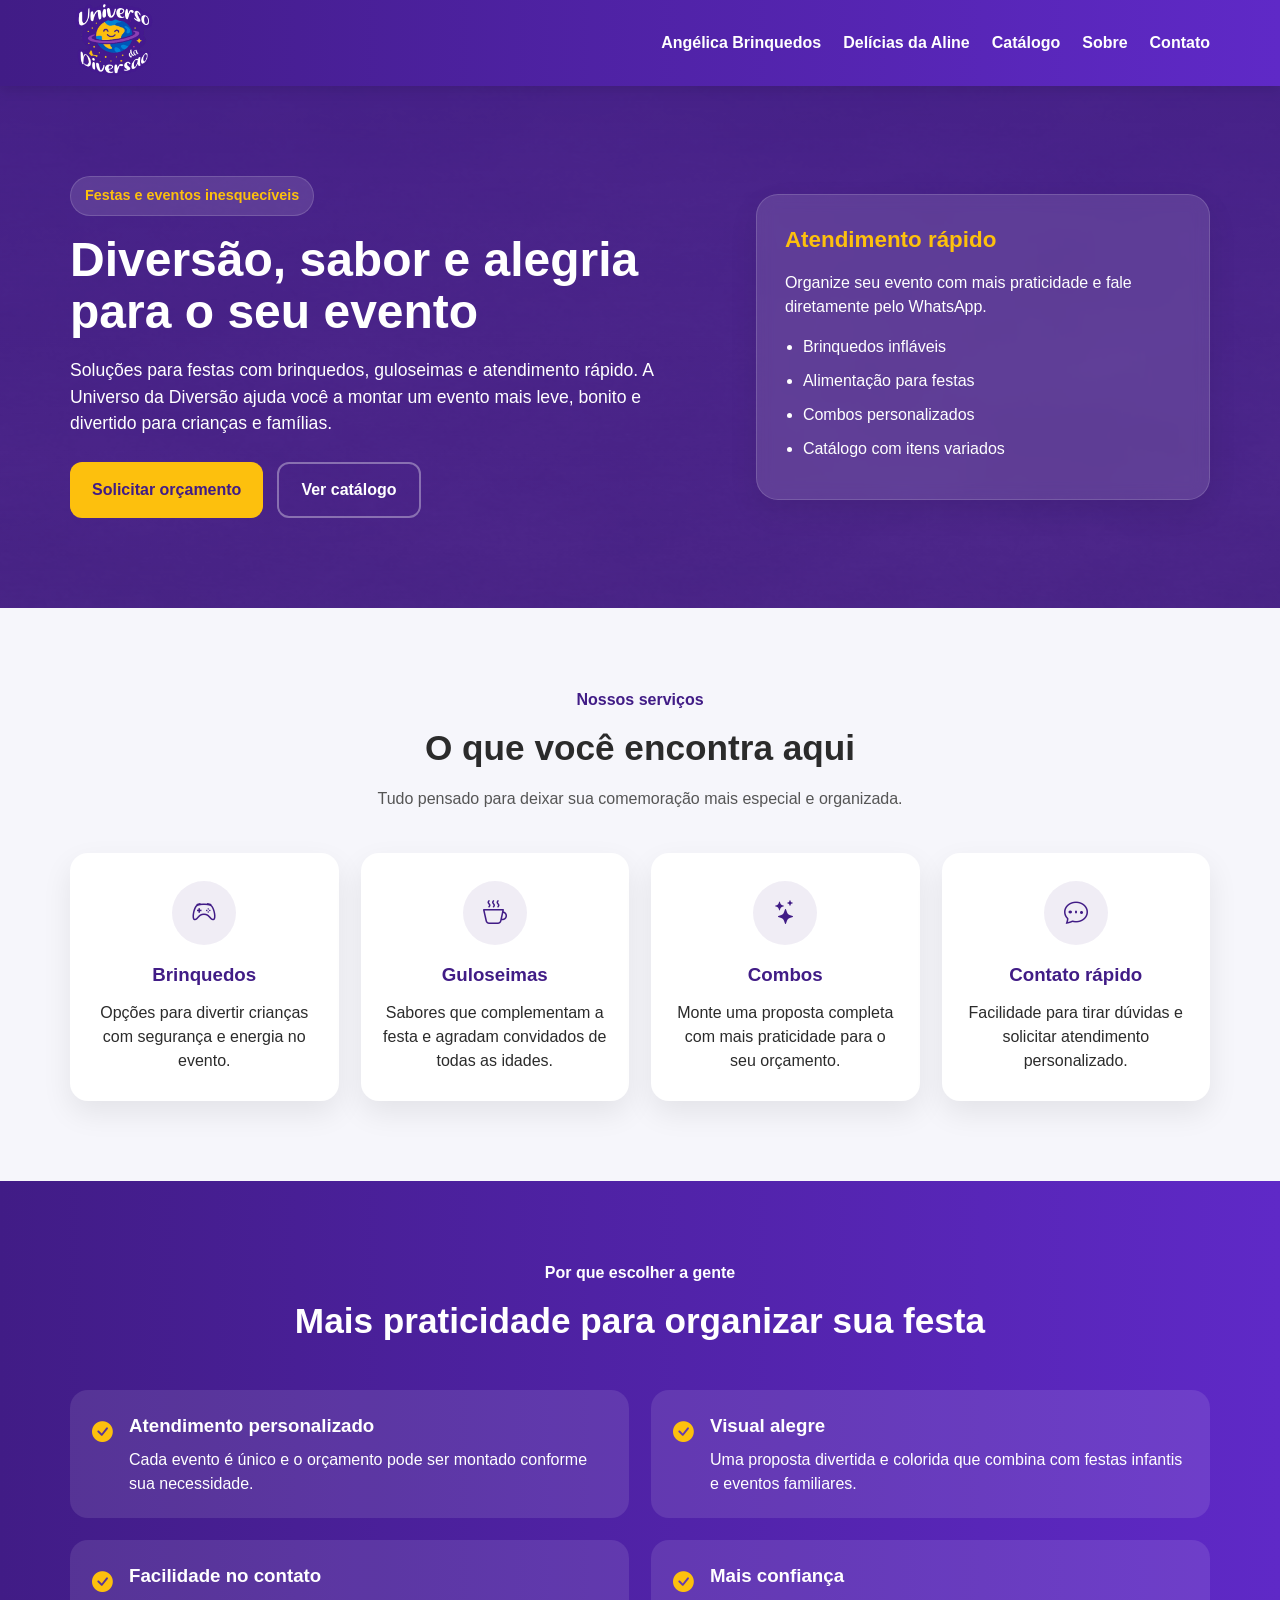
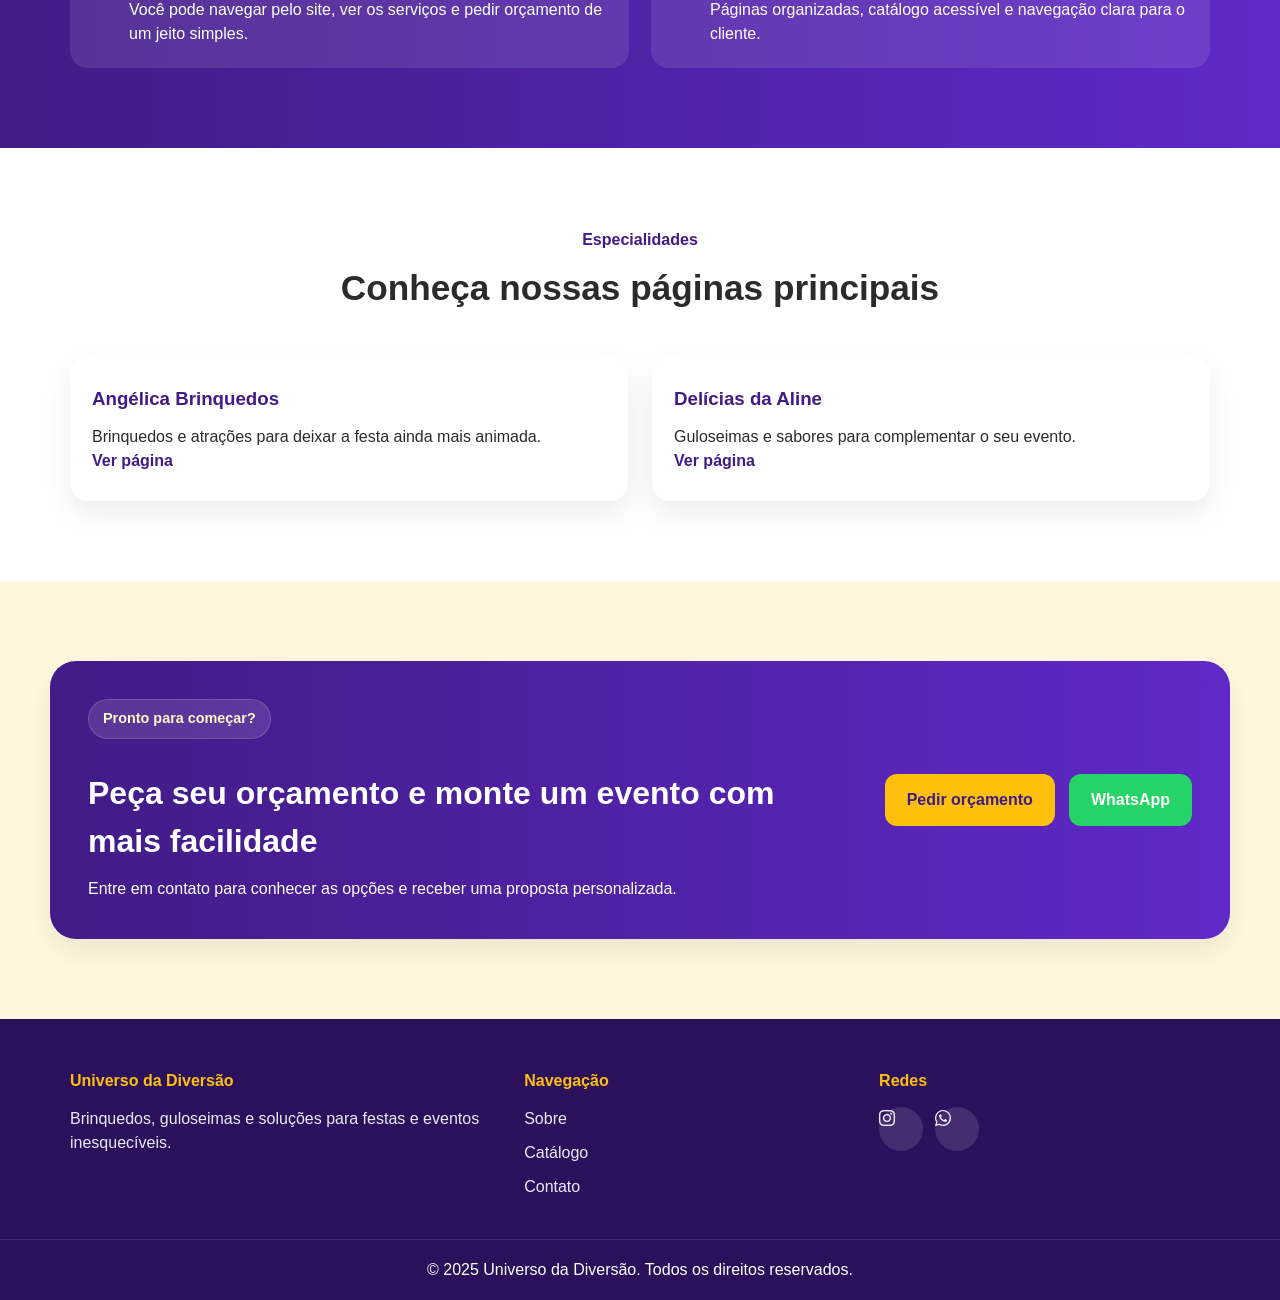
<file: index.html>
<!doctype html>
<html lang="pt-BR">
  <head>
    <meta charset="UTF-8" />
    <meta name="viewport" content="width=device-width, initial-scale=1.0" />
    <title>Universo da Diversão</title>
    <link rel="icon" href="logo1.png" />
    <link rel="stylesheet" href="style.css" />
    <link
      rel="stylesheet"
      href="https://cdn.jsdelivr.net/npm/bootstrap-icons@1.13.1/font/bootstrap-icons.min.css"
    />
  </head>
  <body>
    <header class="topo">
      <div class="container header-container">
        <a
          href="index.html"
          class="logo-area"
          aria-label="Página inicial Universo da Diversão"
        >
          <img src="logo1.png" alt="Logo Universo da Diversão" class="logo" />
        </a>

        <nav class="menu2">
          <a href="paginaangelica.html">Angélica Brinquedos</a>
          <a href="deliciasdaaline.html">Delícias da Aline</a>
          <a href="catalogocompleto.html">Catálogo</a>
          <a href="sobre.html">Sobre</a>
          <a href="contato.html">Contato</a>
        </nav>
      </div>
    </header>

    <main>
      <section class="hero">
        <div class="container hero-container">
          <div class="hero-texto">
            <span class="tag">Festas e eventos inesquecíveis</span>
            <h1>Diversão, sabor e alegria para o seu evento</h1>
            <p>
              Soluções para festas com brinquedos, guloseimas e atendimento
              rápido. A Universo da Diversão ajuda você a montar um evento mais
              leve, bonito e divertido para crianças e famílias.
            </p>

            <div class="hero-botoes">
              <a href="contato.html" class="btn btn-principal"
                >Solicitar orçamento</a
              >
              <a href="catalogocompleto.html" class="btn btn-secundario"
                >Ver catálogo</a
              >
            </div>
          </div>

          <div class="hero-destaque">
            <div class="hero-card">
              <h3>Atendimento rápido</h3>
              <p>
                Organize seu evento com mais praticidade e fale diretamente pelo
                WhatsApp.
              </p>
              <ul>
                <li>Brinquedos infláveis</li>
                <li>Alimentação para festas</li>
                <li>Combos personalizados</li>
                <li>Catálogo com itens variados</li>
              </ul>
            </div>
          </div>
        </div>
      </section>

      <section class="servicos">
        <div class="container">
          <div class="titulo-secao">
            <span>Nossos serviços</span>
            <h2>O que você encontra aqui</h2>
            <p>
              Tudo pensado para deixar sua comemoração mais especial e
              organizada.
            </p>
          </div>

          <div class="cards-servicos">
            <article class="card-servico">
              <div class="icone-servico"><i class="bi bi-controller"></i></div>
              <h3>Brinquedos</h3>
              <p>
                Opções para divertir crianças com segurança e energia no evento.
              </p>
            </article>

            <article class="card-servico">
              <div class="icone-servico"><i class="bi bi-cup-hot"></i></div>
              <h3>Guloseimas</h3>
              <p>
                Sabores que complementam a festa e agradam convidados de todas
                as idades.
              </p>
            </article>

            <article class="card-servico">
              <div class="icone-servico"><i class="bi bi-stars"></i></div>
              <h3>Combos</h3>
              <p>
                Monte uma proposta completa com mais praticidade para o seu
                orçamento.
              </p>
            </article>

            <article class="card-servico">
              <div class="icone-servico"><i class="bi bi-chat-dots"></i></div>
              <h3>Contato rápido</h3>
              <p>
                Facilidade para tirar dúvidas e solicitar atendimento
                personalizado.
              </p>
            </article>
          </div>
        </div>
      </section>

      <section class="diferenciais">
        <div class="container diferenciais-container">
          <div class="titulo-secao titulo-claro">
            <span>Por que escolher a gente</span>
            <h2>Mais praticidade para organizar sua festa</h2>
          </div>

          <div class="lista-diferenciais">
            <div class="item-diferencial">
              <i class="bi bi-check-circle-fill"></i>
              <div>
                <h3>Atendimento personalizado</h3>
                <p>
                  Cada evento é único e o orçamento pode ser montado conforme
                  sua necessidade.
                </p>
              </div>
            </div>

            <div class="item-diferencial">
              <i class="bi bi-check-circle-fill"></i>
              <div>
                <h3>Visual alegre</h3>
                <p>
                  Uma proposta divertida e colorida que combina com festas
                  infantis e eventos familiares.
                </p>
              </div>
            </div>

            <div class="item-diferencial">
              <i class="bi bi-check-circle-fill"></i>
              <div>
                <h3>Facilidade no contato</h3>
                <p>
                  Você pode navegar pelo site, ver os serviços e pedir orçamento
                  de um jeito simples.
                </p>
              </div>
            </div>

            <div class="item-diferencial">
              <i class="bi bi-check-circle-fill"></i>
              <div>
                <h3>Mais confiança</h3>
                <p>
                  Páginas organizadas, catálogo acessível e navegação clara para
                  o cliente.
                </p>
              </div>
            </div>
          </div>
        </div>
      </section>

      <section class="parceiros-section">
        <div class="container">
          <div class="titulo-secao">
            <span>Especialidades</span>
            <h2>Conheça nossas páginas principais</h2>
          </div>

          <div class="parceiros">
            <a href="paginaangelica.html" class="parceiro-card">
              <h3>Angélica Brinquedos</h3>
              <p>
                Brinquedos e atrações para deixar a festa ainda mais animada.
              </p>
              <span>Ver página</span>
            </a>

            <a href="deliciasdaaline.html" class="parceiro-card">
              <h3>Delícias da Aline</h3>
              <p>Guloseimas e sabores para complementar o seu evento.</p>
              <span>Ver página</span>
            </a>
          </div>
        </div>
      </section>

      <section class="cta-final">
        <div class="container cta-box">
          <div>
            <span class="tag tag-clara">Pronto para começar?</span>
            <h2>Peça seu orçamento e monte um evento com mais facilidade</h2>
            <p>
              Entre em contato para conhecer as opções e receber uma proposta
              personalizada.
            </p>
          </div>

          <div class="cta-botoes">
            <a href="contato.html" class="btn btn-principal">Pedir orçamento</a>
            <a
              href="https://wa.me/17991042693"
              target="_blank"
              rel="noopener noreferrer"
              class="btn btn-whatsapp"
              aria-label="Abrir WhatsApp"
            >
              WhatsApp
            </a>
          </div>
        </div>
      </section>
    </main>

    <footer>
      <div class="container rodape">
        <div class="rodape-coluna">
          <h4>Universo da Diversão</h4>
          <p>
            Brinquedos, guloseimas e soluções para festas e eventos
            inesquecíveis.
          </p>
        </div>

        <div class="rodape-coluna">
          <h4>Navegação</h4>
          <a href="sobre.html">Sobre</a>
          <a href="catalogocompleto.html">Catálogo</a>
          <a href="contato.html">Contato</a>
        </div>

        <div class="rodape-coluna">
          <h4>Redes</h4>
          <div class="btn-redes">
            <a
              href="https://www.instagram.com/angelica_brinquedos017"
              target="_blank"
              rel="noopener noreferrer"
              aria-label="Instagram"
              class="btn-social"
            >
              <i class="bi bi-instagram"></i>
            </a>
            <a
              href="https://wa.me/5517992647714"
              target="_blank"
              rel="noopener noreferrer"
              aria-label="WhatsApp"
              class="btn-social"
            >
              <i class="bi bi-whatsapp"></i>
            </a>
          </div>
        </div>
      </div>

      <div class="rodape3">
        <p>&copy; 2025 Universo da Diversão. Todos os direitos reservados.</p>
      </div>
    </footer>
  </body>
</html>
</file>
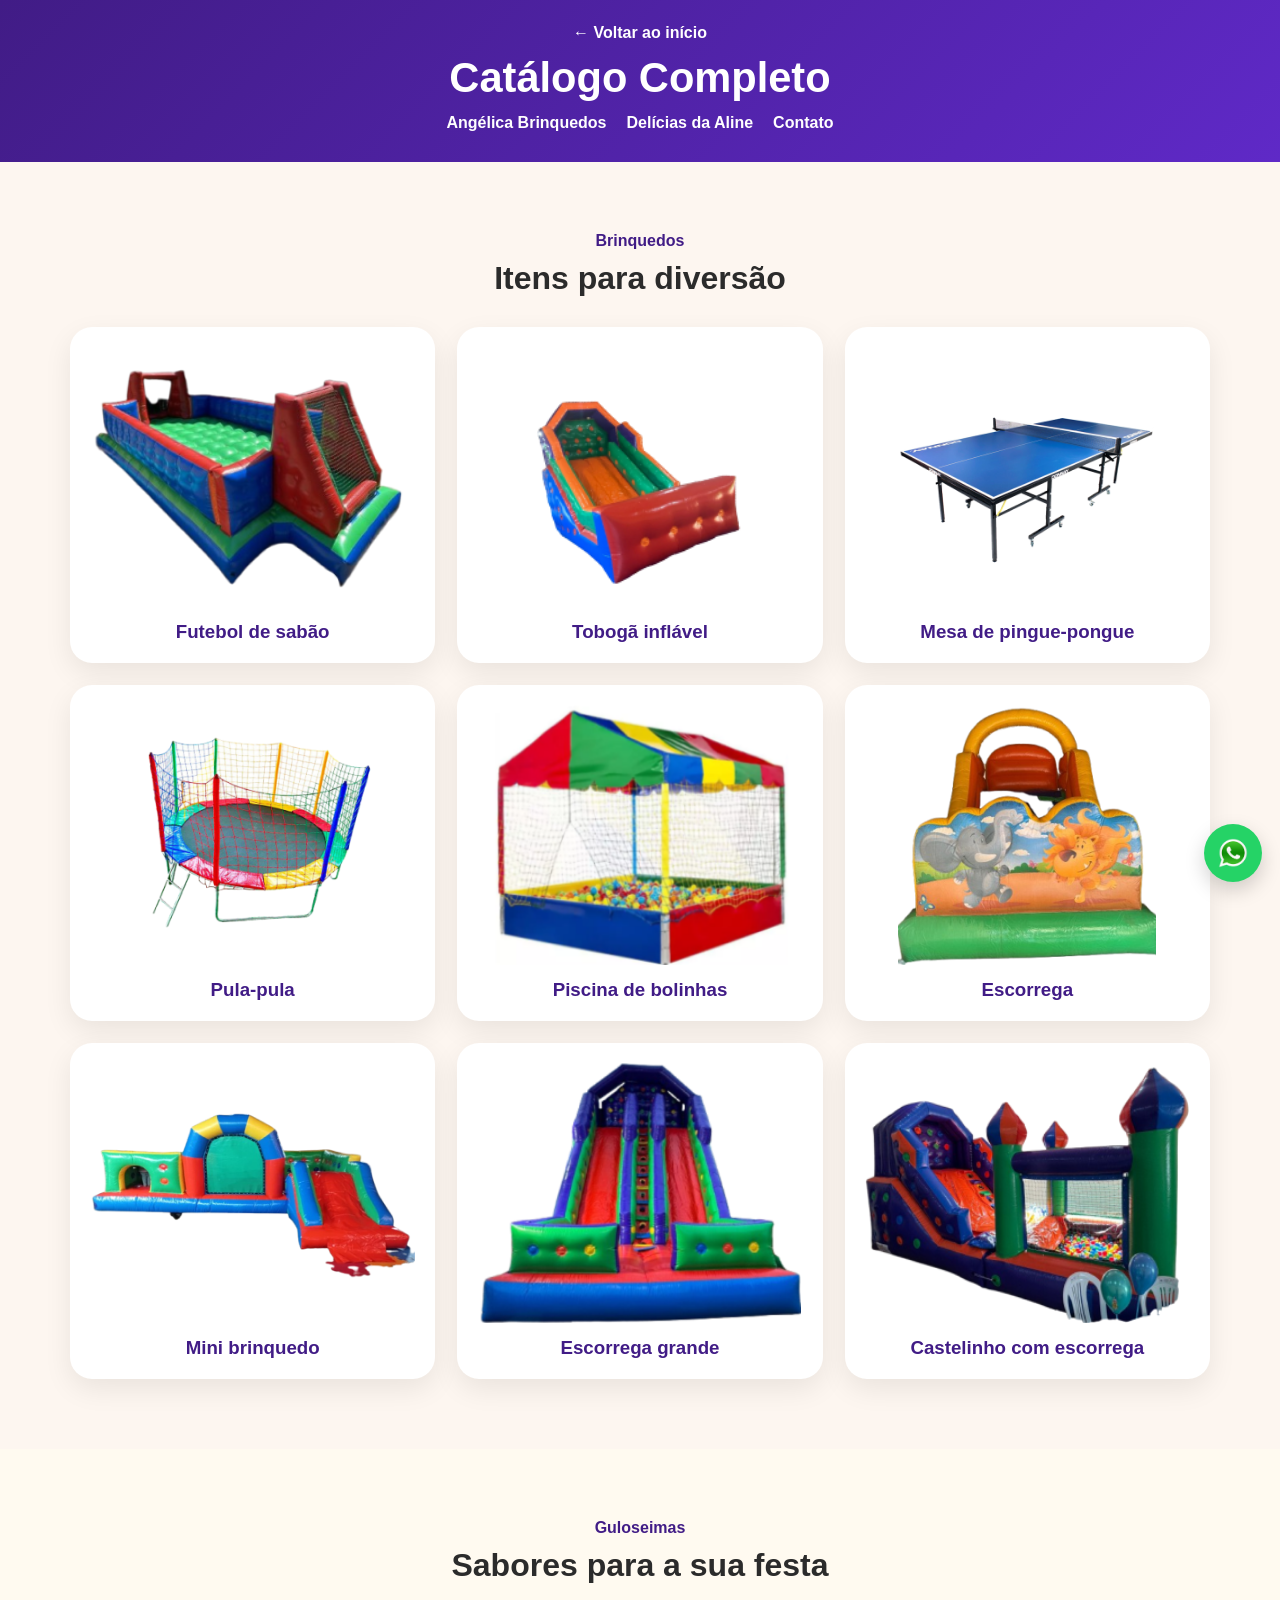
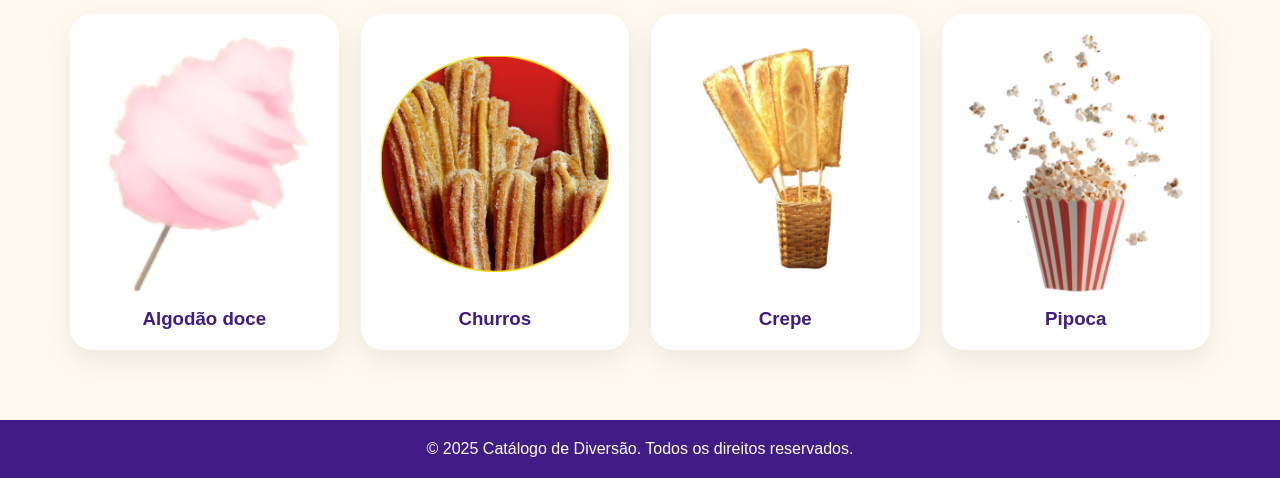
<file: catalogocompleto.html>
<!doctype html>
<html lang="pt-BR">
  <head>
    <meta charset="UTF-8" />
    <meta name="viewport" content="width=device-width, initial-scale=1.0" />
    <title>Catálogo Completo</title>
    <link rel="stylesheet" href="catalogocompleto.css" />
    <link rel="icon" href="angelicabrinquedos.png" />
  </head>
  <body>
    <header class="pagina-topo">
      <div class="container topo-conteudo">
        <a href="index.html" class="voltar">← Voltar ao início</a>
        <h1>Catálogo Completo</h1>
        <nav class="menu-pagina">
          <a href="paginaangelica.html">Angélica Brinquedos</a>
          <a href="deliciasdaaline.html">Delícias da Aline</a>
          <a href="contato.html">Contato</a>
        </nav>
      </div>
    </header>

    <main>
      <section class="secao-catalogo">
        <div class="container">
          <div class="titulo-secao">
            <span>Brinquedos</span>
            <h2>Itens para diversão</h2>
          </div>
          <div class="categoria-grid">
            <article class="item"><img src="futebol.png" alt="Futebol de sabão" /><h3>Futebol de sabão</h3></article>
            <article class="item"><img src="toboga.png" alt="Tobogã inflável" /><h3>Tobogã inflável</h3></article>
            <article class="item"><img src="mesaping.png" alt="Mesa de pingue-pongue" /><h3>Mesa de pingue-pongue</h3></article>
            <article class="item"><img src="pula-pula.png" alt="Pula-pula" /><h3>Pula-pula</h3></article>
            <article class="item"><img src="bolinhas.png" alt="Piscina de bolinhas" /><h3>Piscina de bolinhas</h3></article>
            <article class="item"><img src="escorega.png" alt="Escorrega" /><h3>Escorrega</h3></article>
            <article class="item"><img src="mini.png" alt="Mini brinquedo" /><h3>Mini brinquedo</h3></article>
            <article class="item"><img src="escorregagrande.png" alt="Escorrega grande" /><h3>Escorrega grande</h3></article>
            <article class="item"><img src="castelinhaescorrega.png" alt="Castelinho com escorrega" /><h3>Castelinho com escorrega</h3></article>
          </div>
        </div>
      </section>

      <section class="secao-catalogo secao-alimentos">
        <div class="container">
          <div class="titulo-secao">
            <span>Guloseimas</span>
            <h2>Sabores para a sua festa</h2>
          </div>
          <div class="categoria-grid categoria-menor">
            <article class="item"><img src="algodaodoce.png" alt="Algodão doce" /><h3>Algodão doce</h3></article>
            <article class="item"><img src="churros.png" alt="Churros" /><h3>Churros</h3></article>
            <article class="item"><img src="crepe.png" alt="Crepe" /><h3>Crepe</h3></article>
            <article class="item"><img src="pipoca.png" alt="Pipoca" /><h3>Pipoca</h3></article>
          </div>
        </div>
      </section>
    </main>

    <a
      href="https://wa.me/5517991042693"
      target="_blank"
      rel="noopener noreferrer"
      class="whatsapp-float"
      aria-label="Abrir WhatsApp"
    >
      <img src="zap.png" alt="WhatsApp" />
    </a>

    <footer class="rodape-pagina">
      <p>&copy; 2025 Catálogo de Diversão. Todos os direitos reservados.</p>
    </footer>
  </body>
</html>
</file>
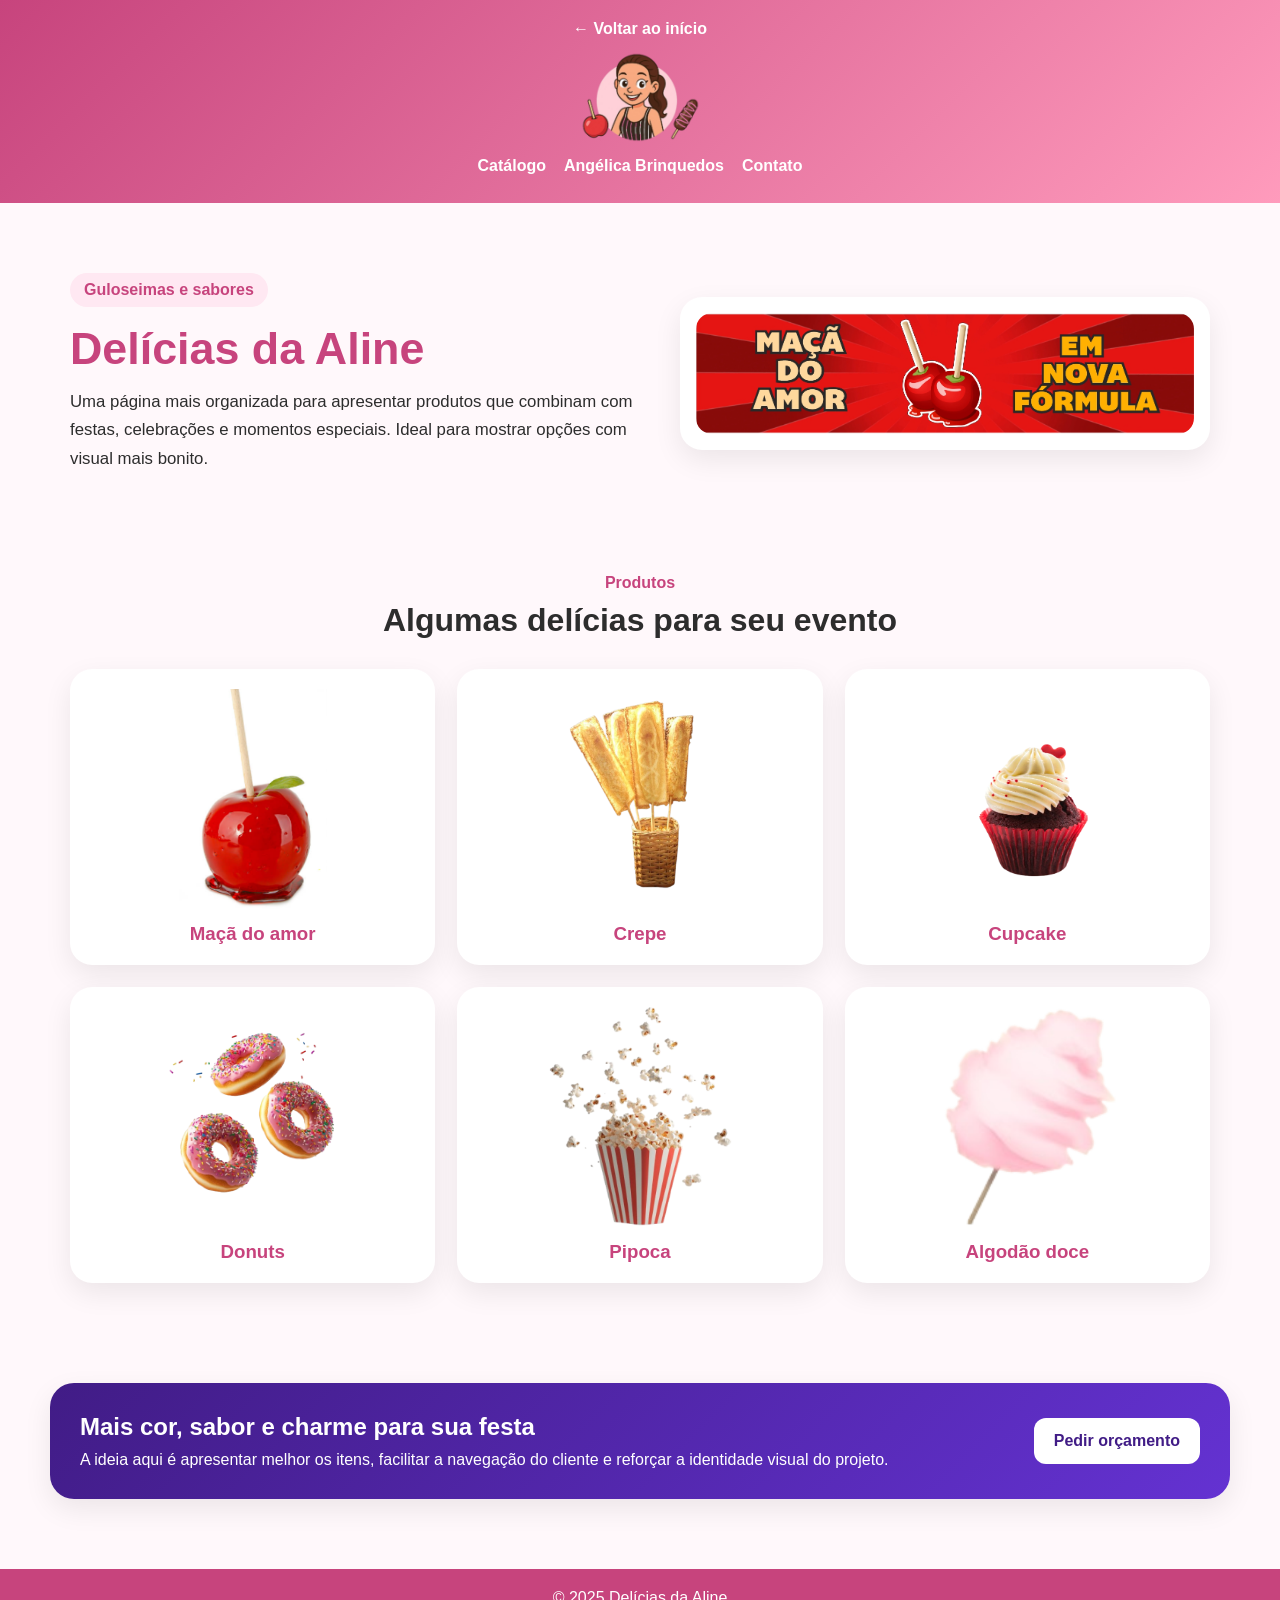
<file: deliciasdaaline.html>
<!doctype html>
<html lang="pt-BR">
  <head>
    <meta charset="UTF-8" />
    <meta name="viewport" content="width=device-width, initial-scale=1.0" />
    <title>Delícias da Aline</title>
    <link rel="stylesheet" href="deliciasdaaline.css" />
    <link rel="icon" href="deliciasaline.png" />
  </head>
  <body>
    <header class="pagina-topo">
      <div class="container topo-conteudo">
        <a href="index.html" class="voltar">← Voltar ao início</a>
        <img src="deliciasaline.png" alt="Delícias da Aline" class="logo-pagina" />
        <nav class="menu-pagina">
          <a href="catalogocompleto.html">Catálogo</a>
          <a href="paginaangelica.html">Angélica Brinquedos</a>
          <a href="contato.html">Contato</a>
        </nav>
      </div>
    </header>

    <main>
      <section class="hero-pagina">
        <div class="container hero-grid">
          <div>
            <span class="selo">Guloseimas e sabores</span>
            <h1>Delícias da Aline</h1>
            <p>
              Uma página mais organizada para apresentar produtos que combinam com festas,
              celebrações e momentos especiais. Ideal para mostrar opções com visual mais bonito.
            </p>
          </div>
          <div class="hero-imagem-card">
            <img src="bannersite.jpg" alt="Mesa com doces e guloseimas" />
          </div>
        </div>
      </section>

      <section class="produtos">
        <div class="container">
          <div class="titulo-secao">
            <span>Produtos</span>
            <h2>Algumas delícias para seu evento</h2>
          </div>

          <div class="grid-produtos">
            <article class="produto-card"><img src="maca.png" alt="Maçã do amor" /><h3>Maçã do amor</h3></article>
            <article class="produto-card"><img src="crepe2.png" alt="Crepe" /><h3>Crepe</h3></article>
            <article class="produto-card"><img src="cupcake.png" alt="Cupcake" /><h3>Cupcake</h3></article>
            <article class="produto-card"><img src="donuts.png" alt="Donuts" /><h3>Donuts</h3></article>
            <article class="produto-card"><img src="pipoca.png" alt="Pipoca" /><h3>Pipoca</h3></article>
            <article class="produto-card"><img src="algodaodoce.png" alt="Algodão doce" /><h3>Algodão doce</h3></article>
          </div>
        </div>
      </section>

      <section class="descricao-secundaria">
        <div class="container destaque-box">
          <div>
            <h2>Mais cor, sabor e charme para sua festa</h2>
            <p>
              A ideia aqui é apresentar melhor os itens, facilitar a navegação do cliente e reforçar a identidade visual do projeto.
            </p>
          </div>
          <a href="contato.html" class="btn-orcamento">Pedir orçamento</a>
        </div>
      </section>
    </main>

    <footer class="rodape-pagina">
      <p>&copy; 2025 Delícias da Aline</p>
    </footer>
  </body>
</html>
</file>
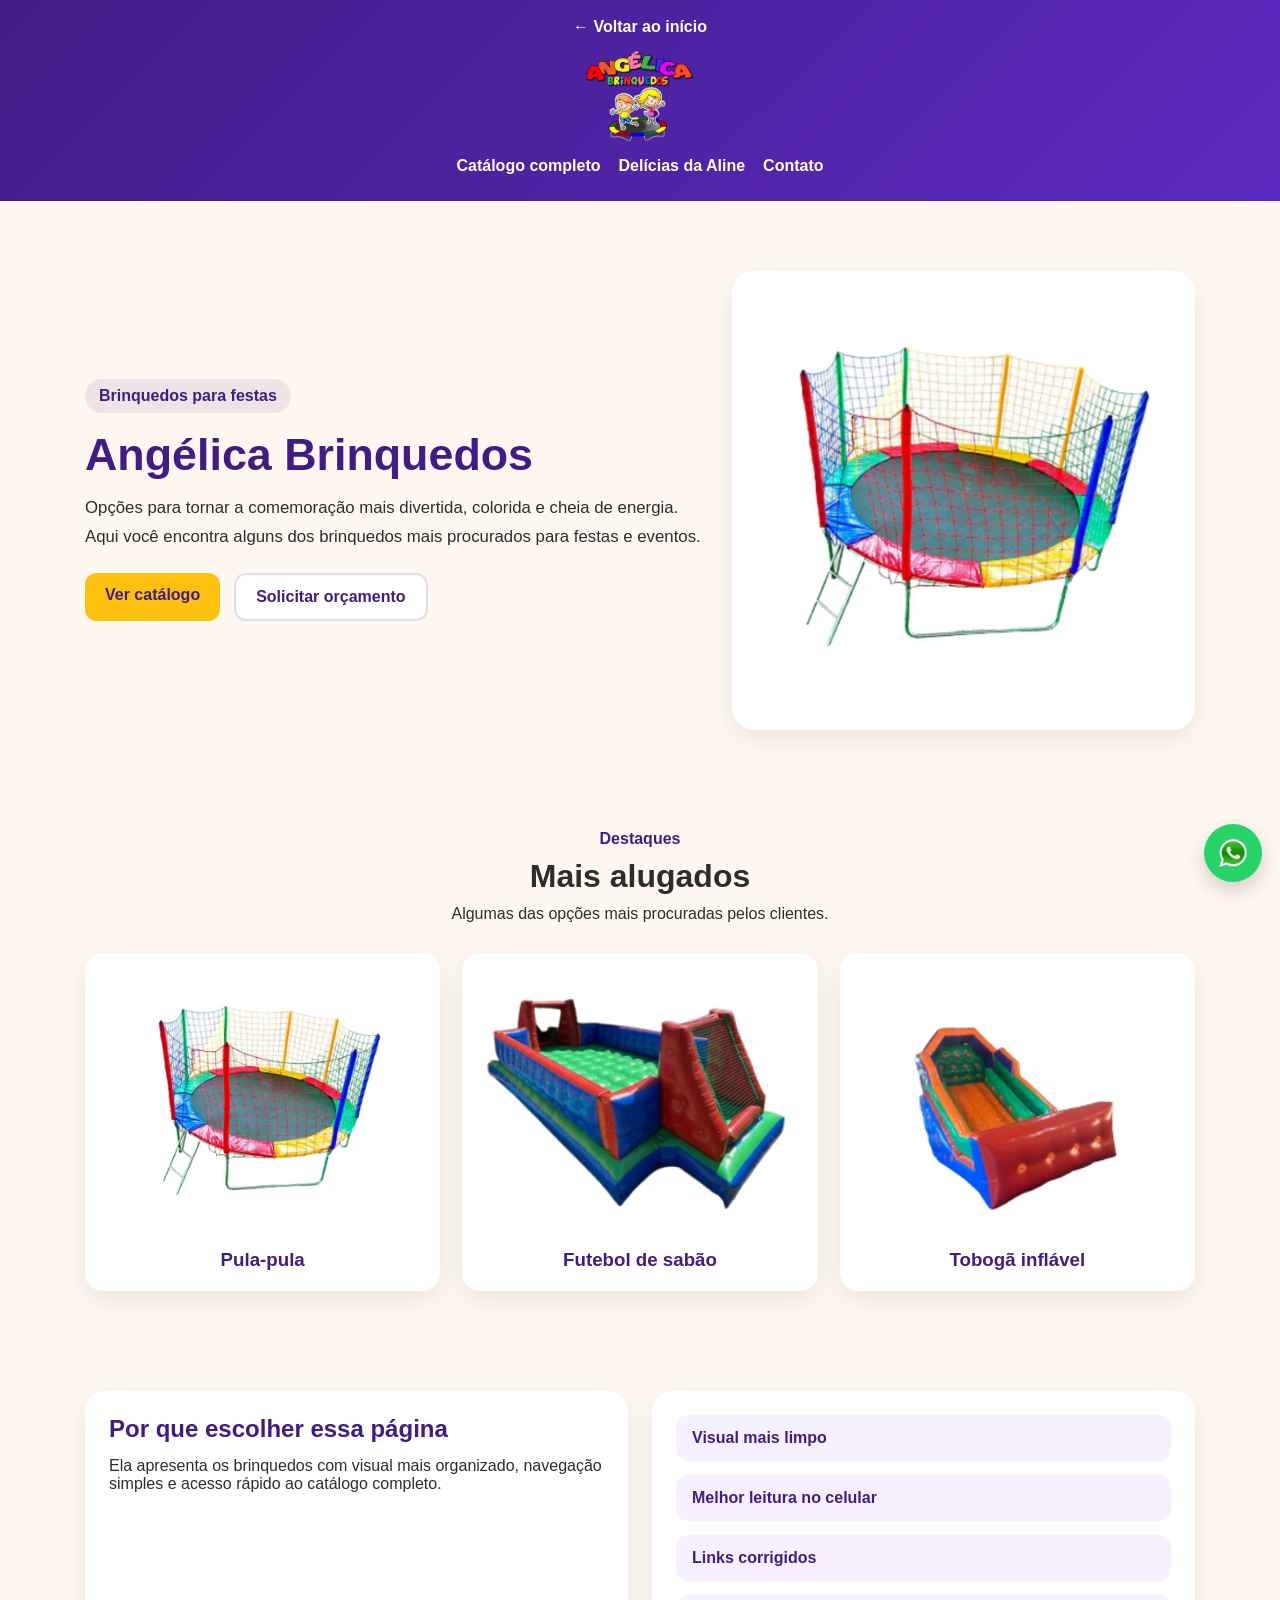
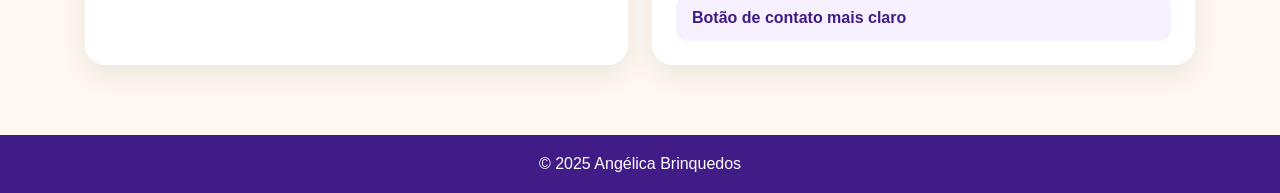
<file: paginaangelica.html>
<!doctype html>
<html lang="pt-BR">
  <head>
    <meta charset="UTF-8" />
    <meta name="viewport" content="width=device-width, initial-scale=1.0" />
    <title>Angélica Brinquedos</title>
    <link rel="stylesheet" href="angelicabrinquedos.css" />
    <link rel="icon" href="angelicabrinquedos.png" />
  </head>
  <body>
    <header class="pagina-topo">
      <div class="container topo-conteudo">
        <a href="index.html" class="voltar">← Voltar ao início</a>
        <img src="angelicabrinquedos.png" alt="Angélica Brinquedos" class="logo-pagina" />
        <nav class="menu-pagina">
          <a href="catalogocompleto.html">Catálogo completo</a>
          <a href="deliciasdaaline.html">Delícias da Aline</a>
          <a href="contato.html">Contato</a>
        </nav>
      </div>
    </header>

    <main>
      <section class="hero-pagina">
        <div class="container hero-grid">
          <div>
            <span class="selo">Brinquedos para festas</span>
            <h1>Angélica Brinquedos</h1>
            <p>
              Opções para tornar a comemoração mais divertida, colorida e cheia de energia.
              Aqui você encontra alguns dos brinquedos mais procurados para festas e eventos.
            </p>
            <div class="hero-botoes">
              <a href="catalogocompleto.html" class="btn btn-amarelo">Ver catálogo</a>
              <a href="contato.html" class="btn btn-claro">Solicitar orçamento</a>
            </div>
          </div>

          <div class="hero-imagem-card">
            <img src="pula-pula2.png" alt="Brinquedo inflável para festas" />
          </div>
        </div>
      </section>

      <section class="catalogo-lista">
        <div class="container">
          <div class="titulo-secao">
            <span>Destaques</span>
            <h2>Mais alugados</h2>
            <p>Algumas das opções mais procuradas pelos clientes.</p>
          </div>

          <div class="grid-cards">
            <article class="card-item">
              <img src="pula-pula.png" alt="Pula-pula" />
              <h3>Pula-pula</h3>
            </article>
            <article class="card-item">
              <img src="futebol.png" alt="Futebol de sabão" />
              <h3>Futebol de sabão</h3>
            </article>
            <article class="card-item">
              <img src="toboga.png" alt="Tobogã inflável" />
              <h3>Tobogã inflável</h3>
            </article>
          </div>
        </div>
      </section>

      <section class="beneficios">
        <div class="container beneficios-grid">
          <div class="bloco-info">
            <h2>Por que escolher essa página</h2>
            <p>
              Ela apresenta os brinquedos com visual mais organizado, navegação simples e acesso rápido ao catálogo completo.
            </p>
          </div>
          <div class="lista-beneficios">
            <div class="beneficio">Visual mais limpo</div>
            <div class="beneficio">Melhor leitura no celular</div>
            <div class="beneficio">Links corrigidos</div>
            <div class="beneficio">Botão de contato mais claro</div>
          </div>
        </div>
      </section>
    </main>

    <a
      href="https://wa.me/5517991042693"
      target="_blank"
      rel="noopener noreferrer"
      class="whatsapp-float"
      aria-label="Abrir WhatsApp"
    >
      <img src="zap.png" alt="WhatsApp" />
    </a>

    <footer class="rodape-pagina">
      <p>&copy; 2025 Angélica Brinquedos</p>
    </footer>
  </body>
</html>
</file>
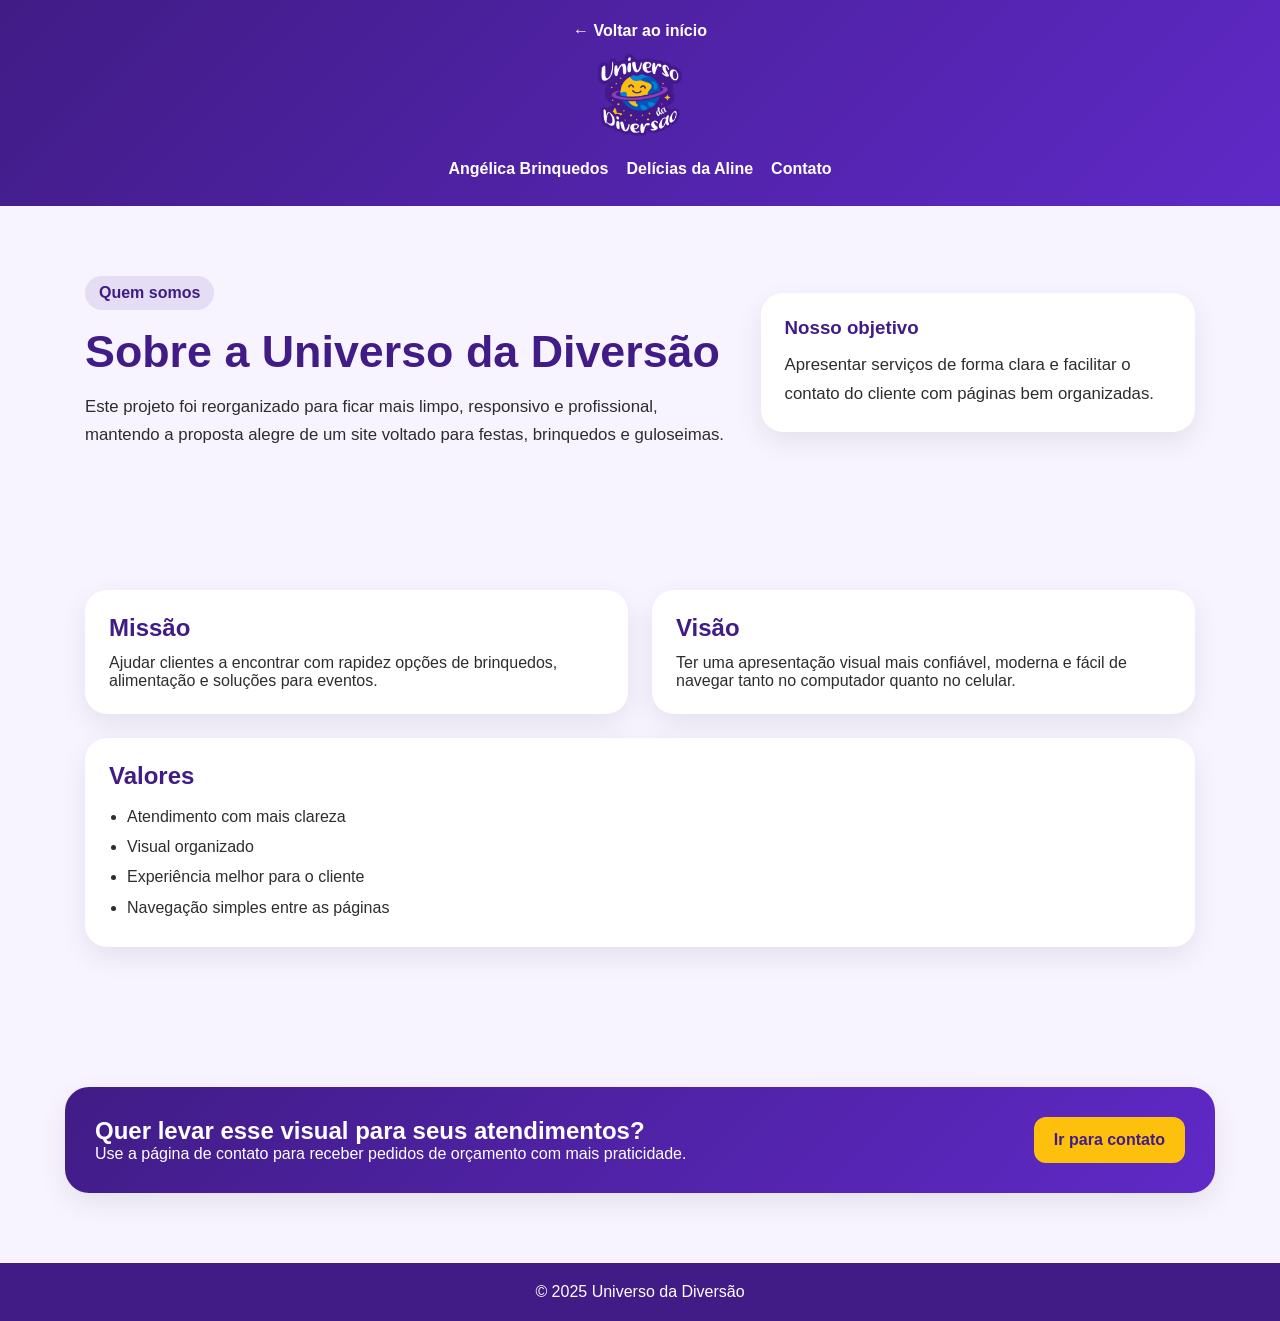
<file: sobre.html>
<!doctype html>
<html lang="pt-BR">
  <head>
    <meta charset="UTF-8" />
    <meta name="viewport" content="width=device-width, initial-scale=1.0" />
    <title>Sobre | Universo da Diversão</title>
    <link rel="stylesheet" href="sobre.css" />
    <link rel="icon" href="logo1.png" />
  </head>
  <body>
    <header class="pagina-topo">
      <div class="container topo-conteudo">
        <a href="index.html" class="voltar">← Voltar ao início</a>
        <img src="logo1.png" alt="Logo Universo da Diversão" class="logo-pagina" />
        <nav class="menu-pagina">
          <a href="paginaangelica.html">Angélica Brinquedos</a>
          <a href="deliciasdaaline.html">Delícias da Aline</a>
          <a href="contato.html">Contato</a>
        </nav>
      </div>
    </header>

    <main>
      <section class="hero-sobre">
        <div class="container hero-grid">
          <div>
            <span class="selo">Quem somos</span>
            <h1>Sobre a Universo da Diversão</h1>
            <p>
              Este projeto foi reorganizado para ficar mais limpo, responsivo e profissional,
              mantendo a proposta alegre de um site voltado para festas, brinquedos e guloseimas.
            </p>
          </div>
          <div class="box-destaque">
            <h3>Nosso objetivo</h3>
            <p>
              Apresentar serviços de forma clara e facilitar o contato do cliente com páginas bem organizadas.
            </p>
          </div>
        </div>
      </section>

      <section class="secao-conteudo">
        <div class="container grid-conteudo">
          <article class="bloco-info">
            <h2>Missão</h2>
            <p>
              Ajudar clientes a encontrar com rapidez opções de brinquedos, alimentação e soluções para eventos.
            </p>
          </article>

          <article class="bloco-info">
            <h2>Visão</h2>
            <p>
              Ter uma apresentação visual mais confiável, moderna e fácil de navegar tanto no computador quanto no celular.
            </p>
          </article>

          <article class="bloco-info bloco-amplo">
            <h2>Valores</h2>
            <ul>
              <li>Atendimento com mais clareza</li>
              <li>Visual organizado</li>
              <li>Experiência melhor para o cliente</li>
              <li>Navegação simples entre as páginas</li>
            </ul>
          </article>
        </div>
      </section>

      <section class="cta-sobre">
        <div class="container cta-box">
          <div>
            <h2>Quer levar esse visual para seus atendimentos?</h2>
            <p>Use a página de contato para receber pedidos de orçamento com mais praticidade.</p>
          </div>
          <a href="contato.html" class="btn-cta">Ir para contato</a>
        </div>
      </section>
    </main>

    <footer class="rodape-pagina">
      <p>&copy; 2025 Universo da Diversão</p>
    </footer>
  </body>
</html>
</file>
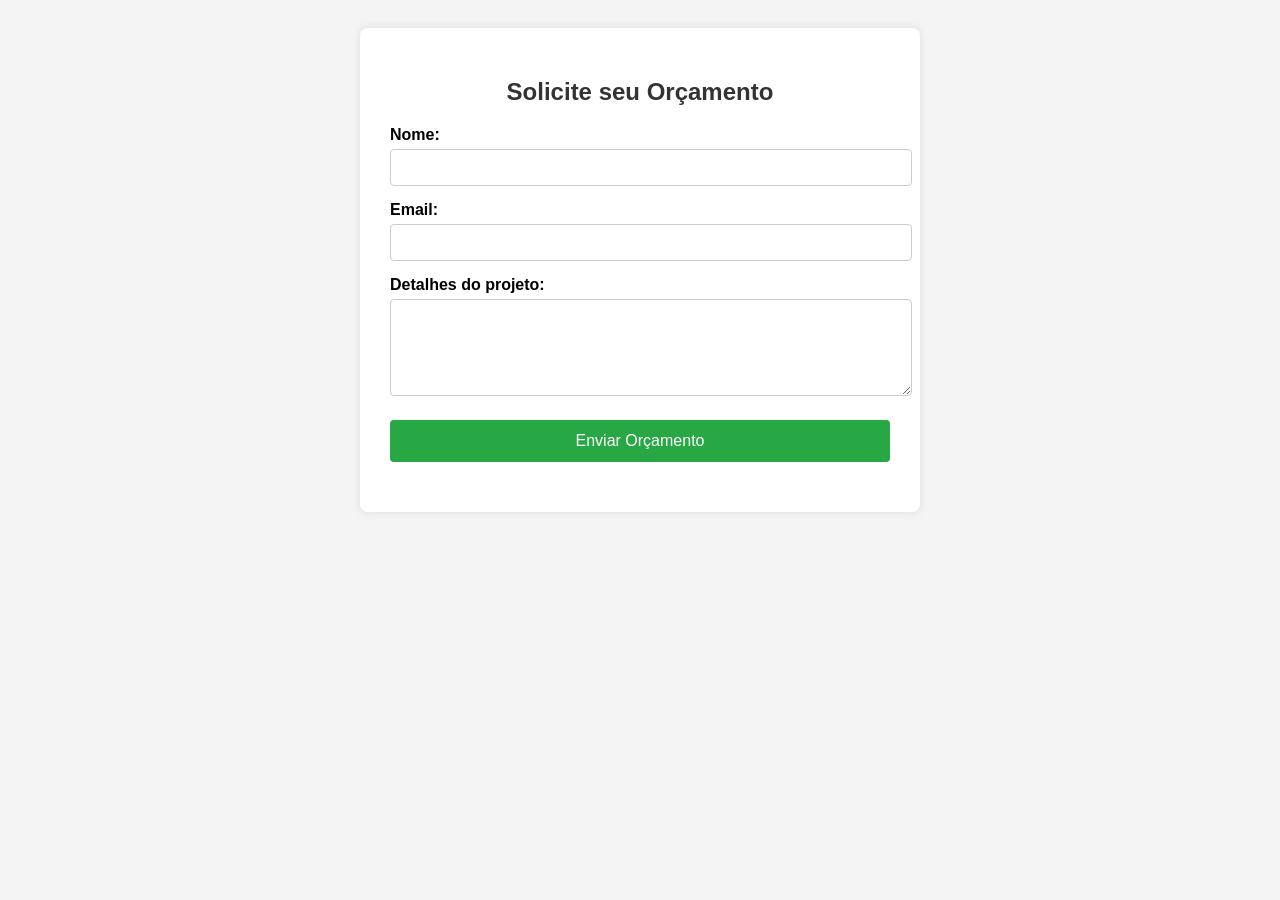
<file: teste/teste.html>
<!DOCTYPE html>
    <html lang="pt-BR">
    <head>
    <meta charset="UTF-8">
    <title>Solicitação de Orçamento</title>
    <link rel="stylesheet" href="teste.css">
    </head>
    <body>
    <div class="form-container">
        <h2>Solicite seu Orçamento</h2>
        <form id="orcamentoForm"></form>
        <label for="nome">Nome:</label>
        <input type="text" id="nome" name="nome" required>

        <label for="email">Email:</label>
        <input type="email" id="email" name="email" required>
        

        <label for="mensagem">Detalhes do projeto:</label>
        <textarea id="mensagem" name="mensagem" rows="5" required></textarea>

        <button type="submit">Enviar Orçamento</button>
        
        <div class="success" id="mensagemSucesso"></div>
    </div>

    <script src="teste.js"></script>
    </body>
</html>
</file>
<file: style.css>
* {
  margin: 0;
  padding: 0;
  box-sizing: border-box;
}

:root {
  --roxo: #411c86;
  --roxo-escuro: #2b105c;
  --amarelo: #fdc00d;
  --branco: #ffffff;
  --texto: #2b2b2b;
  --texto-claro: #ece9f8;
  --cinza: #f6f6fb;
  --verde: #25d366;
  --sombra: 0 12px 30px rgba(0, 0, 0, 0.08);
  --borda: 18px;
}

body {
  font-family: Arial, Helvetica, sans-serif;
  color: var(--texto);
  background: var(--branco);
  line-height: 1.5;
}

img {
  max-width: 100%;
  height: auto;
  display: block;
}

a {
  text-decoration: none;
}

.container {
  width: 100%;
  max-width: 1180px;
  margin: 0 auto;
  padding: 0 20px;
}

.topo {
  background: linear-gradient(to right, var(--roxo), #5f29c7);
  position: sticky;
  top: 0;
  z-index: 20;
  box-shadow: 0 4px 12px rgba(0, 0, 0, 0.1);
}

.header-container {
  min-height: 86px;
  display: flex;
  align-items: center;
  justify-content: space-between;
  gap: 20px;
}

.logo {
  width: 88px;
}

.menu2 {
  display: flex;
  gap: 22px;
  flex-wrap: wrap;
}

.menu2 a {
  color: var(--branco);
  font-weight: 700;
  transition: 0.25s ease;
}

.menu2 a:hover {
  color: var(--amarelo);
}

.hero {
  background: linear-gradient(rgba(65, 28, 134, 0.88), rgba(65, 28, 134, 0.74)),
    url("roxo1.jpg") center/cover no-repeat;
  color: var(--branco);
  padding: 90px 0;
}

.hero-container {
  display: grid;
  grid-template-columns: 1.3fr 0.9fr;
  gap: 30px;
  align-items: center;
}

.tag {
  display: inline-block;
  background: rgba(255, 255, 255, 0.12);
  color: var(--amarelo);
  border: 1px solid rgba(255, 255, 255, 0.15);
  padding: 8px 14px;
  border-radius: 999px;
  font-size: 0.9rem;
  font-weight: 700;
  margin-bottom: 18px;
}

.tag-clara {
  color: #fff7c7;
}

.hero-texto h1 {
  font-size: 3rem;
  line-height: 1.1;
  margin-bottom: 18px;
}

.hero-texto p {
  font-size: 1.1rem;
  max-width: 640px;
  margin-bottom: 26px;
}

.hero-botoes,
.cta-botoes {
  display: flex;
  gap: 14px;
  flex-wrap: wrap;
}

.btn {
  display: inline-flex;
  align-items: center;
  justify-content: center;
  padding: 14px 22px;
  border-radius: 12px;
  font-weight: 700;
  transition: 0.25s ease;
}

.btn:hover {
  transform: translateY(-2px);
}

.btn-principal {
  background: var(--amarelo);
  color: var(--roxo);
}

.btn-secundario {
  background: transparent;
  color: var(--branco);
  border: 2px solid rgba(255, 255, 255, 0.35);
}

.btn-whatsapp {
  background: var(--verde);
  color: var(--branco);
}

.hero-card {
  background: rgba(255, 255, 255, 0.12);
  border: 1px solid rgba(255, 255, 255, 0.15);
  backdrop-filter: blur(8px);
  padding: 28px;
  border-radius: 22px;
  box-shadow: var(--sombra);
}

.hero-card h3 {
  font-size: 1.4rem;
  margin-bottom: 14px;
  color: var(--amarelo);
}

.hero-card p {
  margin-bottom: 16px;
}

.hero-card ul {
  padding-left: 18px;
}

.hero-card li {
  margin-bottom: 10px;
}

.servicos,
.parceiros-section,
.cta-final,
.diferenciais {
  padding: 80px 0;
}

.servicos {
  background: var(--cinza);
}

.titulo-secao {
  text-align: center;
  margin-bottom: 42px;
}

.titulo-secao span {
  display: inline-block;
  color: var(--roxo);
  font-weight: 700;
  margin-bottom: 10px;
}

.titulo-secao h2 {
  font-size: 2.2rem;
  margin-bottom: 12px;
}

.titulo-secao p {
  max-width: 700px;
  margin: 0 auto;
  color: #555;
}

.titulo-claro span,
.titulo-claro h2,
.titulo-claro p {
  color: var(--branco);
}

.cards-servicos {
  display: grid;
  grid-template-columns: repeat(4, 1fr);
  gap: 22px;
}

.card-servico,
.parceiro-card {
  background: var(--branco);
  padding: 28px 22px;
  border-radius: var(--borda);
  box-shadow: var(--sombra);
  transition: 0.25s ease;
}

.card-servico {
  text-align: center;
}

.card-servico:hover,
.parceiro-card:hover {
  transform: translateY(-4px);
}

.icone-servico {
  width: 64px;
  height: 64px;
  margin: 0 auto 16px;
  border-radius: 50%;
  background: rgba(65, 28, 134, 0.08);
  color: var(--roxo);
  display: flex;
  align-items: center;
  justify-content: center;
  font-size: 1.5rem;
}

.card-servico h3,
.parceiro-card h3 {
  margin-bottom: 12px;
  color: var(--roxo);
}

.diferenciais {
  background: linear-gradient(to right, var(--roxo), #5f29c7);
}

.lista-diferenciais {
  display: grid;
  grid-template-columns: repeat(2, 1fr);
  gap: 22px;
}

.item-diferencial {
  background: rgba(255, 255, 255, 0.1);
  padding: 22px;
  border-radius: var(--borda);
  display: flex;
  gap: 16px;
  align-items: flex-start;
  color: var(--branco);
}

.item-diferencial i {
  font-size: 1.3rem;
  color: var(--amarelo);
  margin-top: 4px;
}

.item-diferencial h3 {
  margin-bottom: 8px;
}

.parceiros {
  display: grid;
  grid-template-columns: repeat(2, 1fr);
  gap: 24px;
}

.parceiro-card {
  color: var(--texto);
}

.parceiro-card span {
  color: var(--roxo);
  font-weight: 700;
}

.cta-final {
  background: #fff8de;
}

.cta-box {
  background: linear-gradient(to right, var(--roxo), #5f29c7);
  color: var(--branco);
  border-radius: 26px;
  padding: 38px;
  display: flex;
  justify-content: space-between;
  gap: 24px;
  align-items: center;
  box-shadow: var(--sombra);
}

.cta-box h2 {
  font-size: 2rem;
  margin: 12px 0;
  max-width: 700px;
}

footer {
  background: var(--roxo-escuro);
  color: var(--branco);
  padding-top: 50px;
}

.rodape {
  display: grid;
  grid-template-columns: 1.3fr 1fr 1fr;
  gap: 24px;
  padding-bottom: 30px;
}

.rodape-coluna h4 {
  margin-bottom: 14px;
  color: var(--amarelo);
}

.rodape-coluna p,
.rodape-coluna a {
  color: var(--texto-claro);
}

.rodape-coluna a {
  display: block;
  margin-bottom: 10px;
}

.btn-redes {
  display: flex;
  gap: 12px;
}

.btn-social {
  width: 44px;
  height: 44px;
  border-radius: 50%;
  background: rgba(255, 255, 255, 0.12);
  color: var(--branco);
  display: flex;
  align-items: center;
  justify-content: center;
  transition: 0.25s ease;
}

.btn-social:hover {
  background: var(--amarelo);
  color: var(--roxo);
}

.rodape3 {
  border-top: 1px solid rgba(255, 255, 255, 0.1);
  text-align: center;
  padding: 18px 20px;
}

@media (max-width: 992px) {
  .hero-container,
  .cards-servicos,
  .lista-diferenciais,
  .parceiros,
  .rodape {
    grid-template-columns: 1fr 1fr;
  }

  .cta-box {
    flex-direction: column;
    align-items: flex-start;
  }
}

@media (max-width: 768px) {
  .header-container {
    flex-direction: column;
    padding: 16px 0;
  }

  .menu2 {
    justify-content: center;
  }

  .hero {
    padding: 70px 0;
  }

  .hero-container,
  .cards-servicos,
  .lista-diferenciais,
  .parceiros,
  .rodape {
    grid-template-columns: 1fr;
  }

  .hero-texto h1 {
    font-size: 2.2rem;
  }

  .titulo-secao h2,
  .cta-box h2 {
    font-size: 1.7rem;
  }

  .hero-botoes,
  .cta-botoes {
    flex-direction: column;
    width: 100%;
  }

  .btn {
    width: 100%;
  }

  .cta-box {
    padding: 28px 22px;
  }
}

@media (max-width: 480px) {
  .container {
    padding: 0 16px;
  }

  .hero-texto h1 {
    font-size: 1.9rem;
  }

  .titulo-secao h2,
  .cta-box h2 {
    font-size: 1.5rem;
  }

  .hero-card,
  .card-servico,
  .parceiro-card,
  .item-diferencial {
    padding: 20px;
  }
}
</file>
<file: catalogocompleto.css>
* {
  margin: 0;
  padding: 0;
  box-sizing: border-box;
}

:root {
  --roxo: #411c86;
  --amarelo: #fdc00d;
  --bg: #fdf6f0;
  --card: #ffffff;
  --texto: #2b2b2b;
  --sombra: 0 10px 28px rgba(0, 0, 0, 0.08);
}

body {
  font-family: Arial, Helvetica, sans-serif;
  background: var(--bg);
  color: var(--texto);
}

img {
  max-width: 100%;
  display: block;
}

a {
  text-decoration: none;
}

.container {
  max-width: 1180px;
  margin: 0 auto;
  padding: 0 20px;
}

.pagina-topo {
  background: linear-gradient(135deg, var(--roxo), #5f29c7);
  color: #fff;
  padding: 24px 0 30px;
}

.topo-conteudo {
  text-align: center;
}

.voltar {
  display: inline-block;
  margin-bottom: 12px;
  color: #fff;
  font-weight: 700;
}

.pagina-topo h1 {
  font-size: 2.6rem;
  margin-bottom: 12px;
}

.menu-pagina {
  display: flex;
  justify-content: center;
  gap: 20px;
  flex-wrap: wrap;
}

.menu-pagina a {
  color: #fff;
  font-weight: 700;
}

.secao-catalogo {
  padding: 70px 0;
}

.secao-alimentos {
  background: #fffaf0;
}

.titulo-secao {
  text-align: center;
  margin-bottom: 30px;
}

.titulo-secao span {
  color: var(--roxo);
  font-weight: 700;
}

.titulo-secao h2 {
  font-size: 2rem;
  margin-top: 10px;
}

.categoria-grid {
  display: grid;
  grid-template-columns: repeat(3, 1fr);
  gap: 22px;
}

.categoria-menor {
  grid-template-columns: repeat(4, 1fr);
}

.item {
  background: var(--card);
  border-radius: 22px;
  box-shadow: var(--sombra);
  padding: 20px;
  text-align: center;
}

.item img {
  width: 100%;
  height: 260px;
  object-fit: contain;
}

.item h3 {
  margin-top: 14px;
  color: var(--roxo);
}

.whatsapp-float {
  position: fixed;
  right: 18px;
  bottom: 18px;
  width: 58px;
  height: 58px;
  border-radius: 50%;
  display: flex;
  align-items: center;
  justify-content: center;
  background: #25d366;
  box-shadow: 0 8px 20px rgba(0, 0, 0, 0.18);
}

.whatsapp-float img {
  width: 30px;
}

.rodape-pagina {
  text-align: center;
  padding: 20px;
  background: var(--roxo);
  color: #fff;
}

@media (max-width: 992px) {
  .categoria-grid,
  .categoria-menor {
    grid-template-columns: repeat(2, 1fr);
  }
}

@media (max-width: 768px) {
  .pagina-topo h1 {
    font-size: 2rem;
  }

  .menu-pagina {
    flex-direction: column;
    gap: 10px;
  }

  .categoria-grid,
  .categoria-menor {
    grid-template-columns: 1fr;
  }

  .item img {
    height: 220px;
  }
}
</file>
<file: deliciasdaaline.css>
* {
  margin: 0;
  padding: 0;
  box-sizing: border-box;
}

:root {
  --rosa: #c7447d;
  --rosa-claro: #ffe8f2;
  --roxo: #411c86;
  --texto: #2d2d2d;
  --card: #ffffff;
  --sombra: 0 10px 28px rgba(0, 0, 0, 0.08);
}

body {
  font-family: Arial, Helvetica, sans-serif;
  color: var(--texto);
  background: #fff8fb;
}

img {
  max-width: 100%;
  display: block;
}

a {
  text-decoration: none;
}

.container {
  max-width: 1180px;
  margin: 0 auto;
  padding: 0 20px;
}

.pagina-topo {
  background: linear-gradient(135deg, var(--rosa), #ff9bbc);
  padding: 20px 0 28px;
}

.topo-conteudo {
  display: flex;
  flex-direction: column;
  align-items: center;
  gap: 14px;
}

.voltar,
.menu-pagina a {
  color: #fff;
  font-weight: 700;
}

.logo-pagina {
  width: 120px;
}

.menu-pagina {
  display: flex;
  gap: 18px;
  flex-wrap: wrap;
  justify-content: center;
}

.hero-pagina {
  padding: 70px 0;
}

.hero-grid {
  display: grid;
  grid-template-columns: 1.1fr 1fr;
  gap: 28px;
  align-items: center;
}

.selo {
  display: inline-block;
  background: var(--rosa-claro);
  color: var(--rosa);
  padding: 8px 14px;
  border-radius: 999px;
  font-weight: 700;
  margin-bottom: 16px;
}

.hero-pagina h1 {
  font-size: 2.8rem;
  color: var(--rosa);
  margin-bottom: 14px;
}

.hero-pagina p {
  line-height: 1.7;
  font-size: 1.05rem;
}

.hero-imagem-card {
  background: #fff;
  padding: 16px;
  border-radius: 22px;
  box-shadow: var(--sombra);
}

.hero-imagem-card img {
  width: 100%;
  border-radius: 16px;
}

.produtos,
.descricao-secundaria {
  padding: 30px 0 70px;
}

.titulo-secao {
  text-align: center;
  margin-bottom: 30px;
}

.titulo-secao span {
  color: var(--rosa);
  font-weight: 700;
}

.titulo-secao h2 {
  font-size: 2rem;
  margin-top: 10px;
}

.grid-produtos {
  display: grid;
  grid-template-columns: repeat(3, 1fr);
  gap: 22px;
}

.produto-card {
  background: var(--card);
  box-shadow: var(--sombra);
  border-radius: 22px;
  padding: 20px;
  text-align: center;
}

.produto-card img {
  width: 100%;
  height: 220px;
  object-fit: contain;
}

.produto-card h3 {
  margin-top: 14px;
  color: var(--rosa);
}

.destaque-box {
  background: linear-gradient(135deg, var(--roxo), #6432d2);
  color: #fff;
  border-radius: 24px;
  padding: 30px;
  display: flex;
  justify-content: space-between;
  align-items: center;
  gap: 22px;
  box-shadow: var(--sombra);
}

.destaque-box h2 {
  margin-bottom: 10px;
}

.btn-orcamento {
  background: #fff;
  color: var(--roxo);
  padding: 14px 20px;
  border-radius: 12px;
  font-weight: 700;
  white-space: nowrap;
}

.rodape-pagina {
  text-align: center;
  padding: 20px;
  background: var(--rosa);
  color: #fff;
}

@media (max-width: 900px) {
  .hero-grid,
  .grid-produtos {
    grid-template-columns: 1fr 1fr;
  }

  .destaque-box {
    flex-direction: column;
    align-items: flex-start;
  }
}

@media (max-width: 768px) {
  .menu-pagina {
    flex-direction: column;
    align-items: center;
  }

  .hero-grid,
  .grid-produtos {
    grid-template-columns: 1fr;
  }

  .hero-pagina h1 {
    font-size: 2.1rem;
  }

  .produto-card img {
    height: 200px;
  }

  .btn-orcamento {
    width: 100%;
    text-align: center;
  }
}
</file>
<file: angelicabrinquedos.css>
* {
  margin: 0;
  padding: 0;
  box-sizing: border-box;
}

:root {
  --roxo: #411c86;
  --amarelo: #fdc00d;
  --bg: #fff8f0;
  --texto: #2d2d2d;
  --card: #ffffff;
  --sombra: 0 10px 28px rgba(0, 0, 0, 0.08);
}

body {
  font-family: Arial, Helvetica, sans-serif;
  background: var(--bg);
  color: var(--texto);
}

img {
  max-width: 100%;
  display: block;
}

a {
  text-decoration: none;
}

.container {
  max-width: 1150px;
  margin: 0 auto;
  padding: 0 20px;
}

.pagina-topo {
  background: linear-gradient(135deg, var(--roxo), #5b2ac1);
  padding: 18px 0 26px;
}

.topo-conteudo {
  display: flex;
  flex-direction: column;
  align-items: center;
  gap: 14px;
}

.voltar,
.menu-pagina a {
  color: #fff;
  font-weight: 700;
}

.logo-pagina {
  width: 110px;
}

.menu-pagina {
  display: flex;
  gap: 18px;
  flex-wrap: wrap;
  justify-content: center;
}

.hero-pagina {
  padding: 70px 0;
}

.hero-grid {
  display: grid;
  grid-template-columns: 1.2fr 0.9fr;
  gap: 30px;
  align-items: center;
}

.selo {
  display: inline-block;
  background: rgba(65, 28, 134, 0.09);
  color: var(--roxo);
  padding: 8px 14px;
  border-radius: 999px;
  font-weight: 700;
  margin-bottom: 16px;
}

.hero-pagina h1 {
  font-size: 2.8rem;
  color: var(--roxo);
  margin-bottom: 14px;
}

.hero-pagina p {
  font-size: 1.05rem;
  line-height: 1.7;
  margin-bottom: 22px;
}

.hero-botoes {
  display: flex;
  gap: 14px;
  flex-wrap: wrap;
}

.btn {
  padding: 13px 20px;
  border-radius: 12px;
  font-weight: 700;
}

.btn-amarelo {
  background: var(--amarelo);
  color: var(--roxo);
}

.btn-claro {
  background: #fff;
  color: var(--roxo);
  border: 2px solid rgba(65, 28, 134, 0.15);
}

.hero-imagem-card {
  background: #fff;
  padding: 24px;
  border-radius: 22px;
  box-shadow: var(--sombra);
}

.catalogo-lista,
.beneficios {
  padding: 30px 0 70px;
}

.titulo-secao {
  text-align: center;
  margin-bottom: 30px;
}

.titulo-secao span {
  color: var(--roxo);
  font-weight: 700;
}

.titulo-secao h2 {
  font-size: 2rem;
  margin: 10px 0;
}

.grid-cards {
  display: grid;
  grid-template-columns: repeat(3, 1fr);
  gap: 22px;
}

.card-item {
  background: var(--card);
  padding: 20px;
  border-radius: 18px;
  box-shadow: var(--sombra);
  text-align: center;
}

.card-item img {
  width: 100%;
  height: 260px;
  object-fit: contain;
}

.card-item h3 {
  margin-top: 16px;
  color: var(--roxo);
}

.beneficios-grid {
  display: grid;
  grid-template-columns: 1fr 1fr;
  gap: 24px;
}

.bloco-info,
.lista-beneficios {
  background: #fff;
  border-radius: 20px;
  box-shadow: var(--sombra);
  padding: 24px;
}

.bloco-info h2 {
  color: var(--roxo);
  margin-bottom: 14px;
}

.lista-beneficios {
  display: grid;
  gap: 14px;
}

.beneficio {
  background: #f7f1ff;
  color: var(--roxo);
  padding: 14px 16px;
  border-radius: 12px;
  font-weight: 700;
}

.whatsapp-float {
  position: fixed;
  right: 18px;
  bottom: 18px;
  width: 58px;
  height: 58px;
  border-radius: 50%;
  display: flex;
  align-items: center;
  justify-content: center;
  background: #25d366;
  box-shadow: 0 8px 20px rgba(0, 0, 0, 0.18);
}

.whatsapp-float img {
  width: 30px;
}

.rodape-pagina {
  text-align: center;
  padding: 20px;
  background: var(--roxo);
  color: #fff;
}

@media (max-width: 900px) {
  .hero-grid,
  .grid-cards,
  .beneficios-grid {
    grid-template-columns: 1fr;
  }
}

@media (max-width: 768px) {
  .menu-pagina {
    flex-direction: column;
    align-items: center;
  }

  .hero-pagina h1 {
    font-size: 2.1rem;
  }

  .hero-botoes {
    flex-direction: column;
  }

  .btn {
    width: 100%;
    text-align: center;
  }

  .card-item img {
    height: 220px;
  }
}
</file>
<file: sobre.css>
* {
  margin: 0;
  padding: 0;
  box-sizing: border-box;
}

:root {
  --roxo: #411c86;
  --amarelo: #fdc00d;
  --texto: #2d2d2d;
  --card: #ffffff;
  --bg: #f7f4ff;
  --sombra: 0 10px 28px rgba(0, 0, 0, 0.08);
}

body {
  font-family: Arial, Helvetica, sans-serif;
  background: var(--bg);
  color: var(--texto);
}

img {
  max-width: 100%;
  display: block;
}

a {
  text-decoration: none;
}

.container {
  max-width: 1150px;
  margin: 0 auto;
  padding: 0 20px;
}

.pagina-topo {
  background: linear-gradient(135deg, var(--roxo), #5f29c7);
  padding: 22px 0 28px;
}

.topo-conteudo {
  display: flex;
  flex-direction: column;
  align-items: center;
  gap: 14px;
}

.logo-pagina {
  width: 96px;
}

.voltar,
.menu-pagina a {
  color: #fff;
  font-weight: 700;
}

.menu-pagina {
  display: flex;
  gap: 18px;
  flex-wrap: wrap;
  justify-content: center;
}

.hero-sobre,
.secao-conteudo,
.cta-sobre {
  padding: 70px 0;
}

.hero-grid {
  display: grid;
  grid-template-columns: 1.2fr 0.8fr;
  gap: 24px;
  align-items: center;
}

.selo {
  display: inline-block;
  background: rgba(65, 28, 134, 0.1);
  color: var(--roxo);
  padding: 8px 14px;
  border-radius: 999px;
  font-weight: 700;
  margin-bottom: 16px;
}

.hero-sobre h1 {
  font-size: 2.8rem;
  color: var(--roxo);
  margin-bottom: 16px;
}

.hero-sobre p {
  font-size: 1.05rem;
  line-height: 1.7;
}

.box-destaque,
.bloco-info {
  background: var(--card);
  border-radius: 22px;
  box-shadow: var(--sombra);
  padding: 24px;
}

.box-destaque h3,
.bloco-info h2 {
  color: var(--roxo);
  margin-bottom: 12px;
}

.grid-conteudo {
  display: grid;
  grid-template-columns: 1fr 1fr;
  gap: 24px;
}

.bloco-amplo {
  grid-column: 1 / -1;
}

.bloco-info ul {
  padding-left: 18px;
  line-height: 1.9;
}

.cta-box {
  background: linear-gradient(135deg, var(--roxo), #5f29c7);
  color: #fff;
  border-radius: 24px;
  padding: 30px;
  display: flex;
  justify-content: space-between;
  gap: 20px;
  align-items: center;
  box-shadow: var(--sombra);
}

.btn-cta {
  background: var(--amarelo);
  color: var(--roxo);
  padding: 14px 20px;
  border-radius: 12px;
  font-weight: 700;
  white-space: nowrap;
}

.rodape-pagina {
  text-align: center;
  padding: 20px;
  background: var(--roxo);
  color: #fff;
}

@media (max-width: 900px) {
  .hero-grid,
  .grid-conteudo {
    grid-template-columns: 1fr;
  }

  .bloco-amplo {
    grid-column: auto;
  }

  .cta-box {
    flex-direction: column;
    align-items: flex-start;
  }
}

@media (max-width: 768px) {
  .menu-pagina {
    flex-direction: column;
    align-items: center;
  }

  .hero-sobre h1 {
    font-size: 2.1rem;
  }

  .btn-cta {
    width: 100%;
    text-align: center;
  }
}
</file>
<file: teste/teste.css>
body {
    font-family: Arial, sans-serif;
    background: #f4f4f4;
    padding: 20px;
  }
  .orcamento{
    background:#ffefd5;
    padding:60px 20px;
    text-align:center;
  }
  .orcamento h2{
    font-size:32px;
    margin-bottom:25px;
    color:#ff5fa0;
  }
  form input, form textarea{
    width:100%;
    padding:12px;
    margin-bottom:15px;
    border-radius:8px;
    border:2px solid #ffd1dc;
    font-size:16px;
    background-size: 30%;
  }
  form button{
    padding:15px 40px;
    background:#ff69b4;
    color:#fff;
    border:none;
    border-radius:10px;
    font-size:18px;
    cursor:pointer;
    transition:opacity .3s;
    background-size: 30%;
  }
  
  .form-container {
    background: #fff;
    padding: 30px;
    max-width: 500px;
    margin: auto;
    border-radius: 8px;
    box-shadow: 0 0 10px rgba(0,0,0,0.1);
  }
  
  h2 {
    text-align: center;
    color: #333;
  }
  
  label {
    display: block;
    margin-top: 15px;
    font-weight: bold;
  }
  
  input, textarea {
    width: 100%;
    padding: 10px;
    margin-top: 5px;
    border: 1px solid #ccc;
    border-radius: 4px;
  }
  
  button {
    margin-top: 20px;
    padding: 12px;
    background: #28a745;
    color: white;
    border: none;
    width: 100%;
    font-size: 16px;
    cursor: pointer;
    border-radius: 4px;
  }
  
  button:hover {
    background: #218838;
  }
  
  .success {
    color: green;
    text-align: center;
    margin-top: 20px;
  }
</file>
